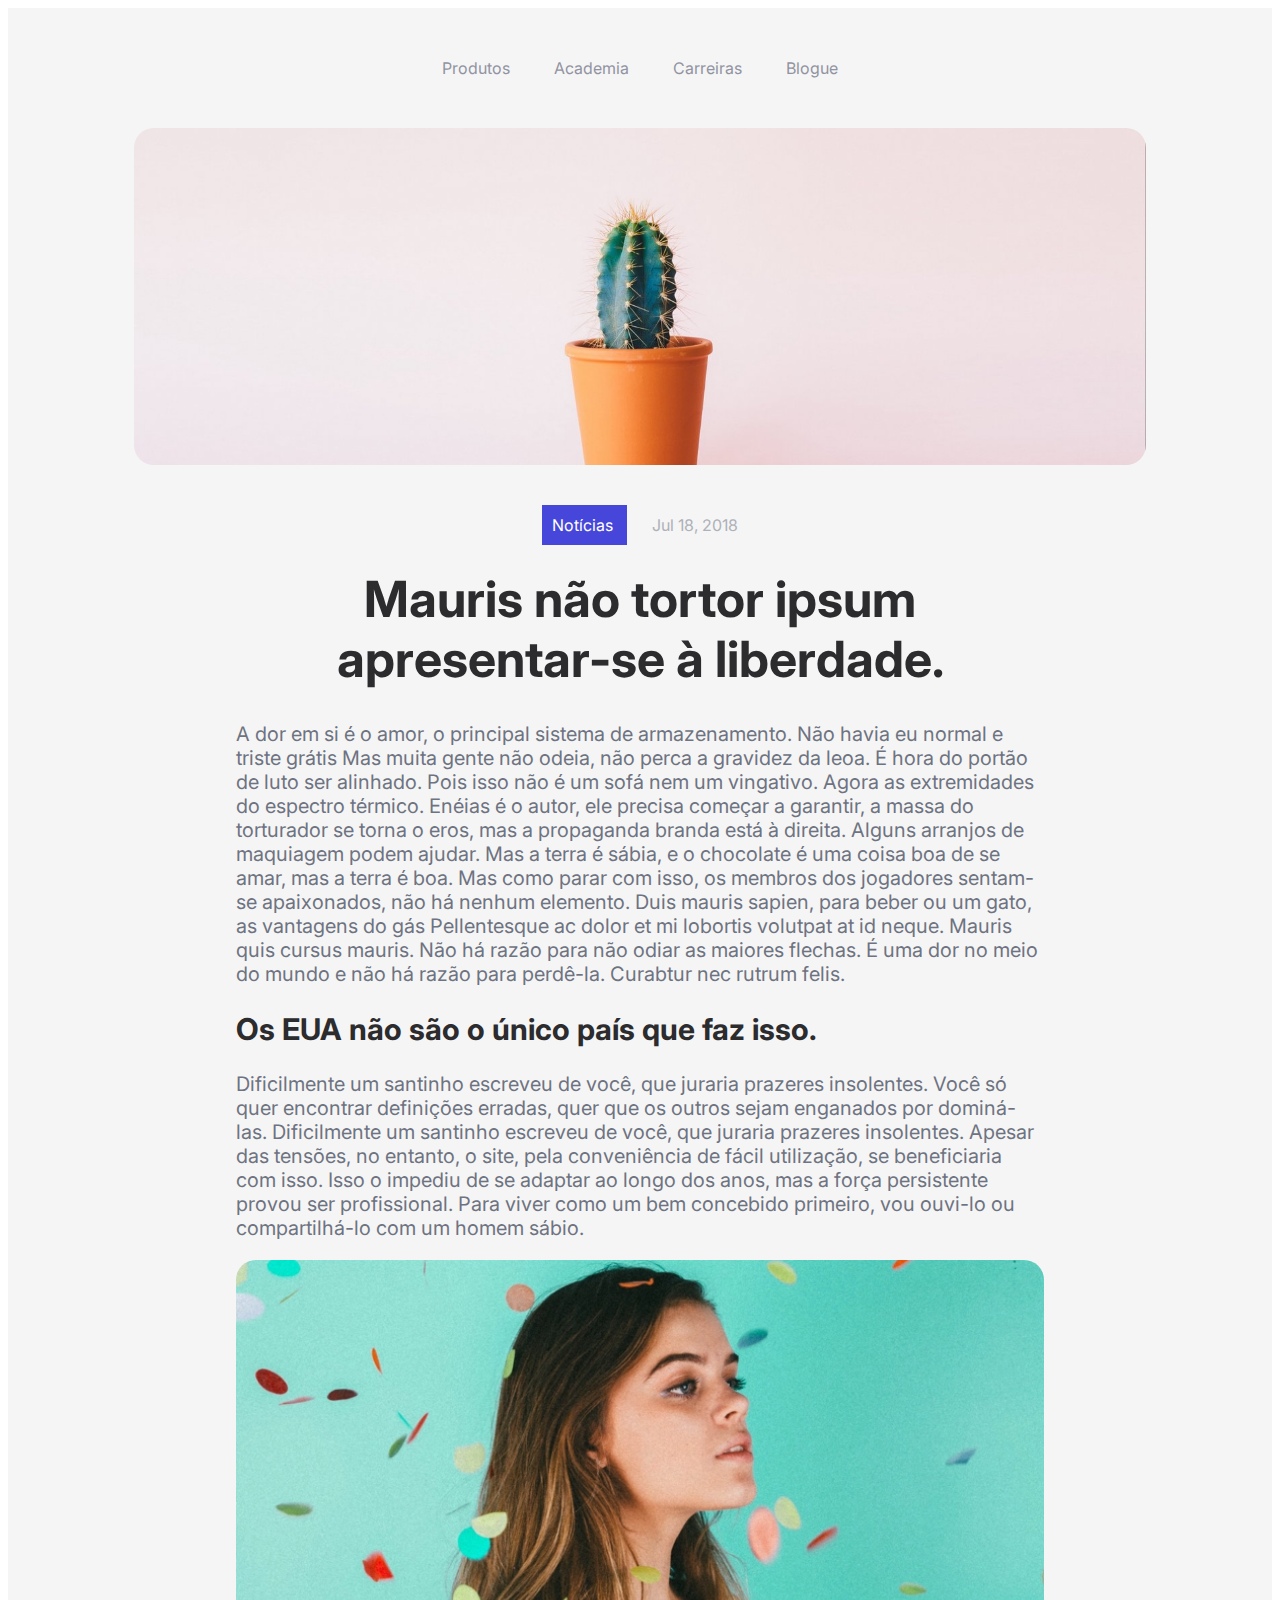
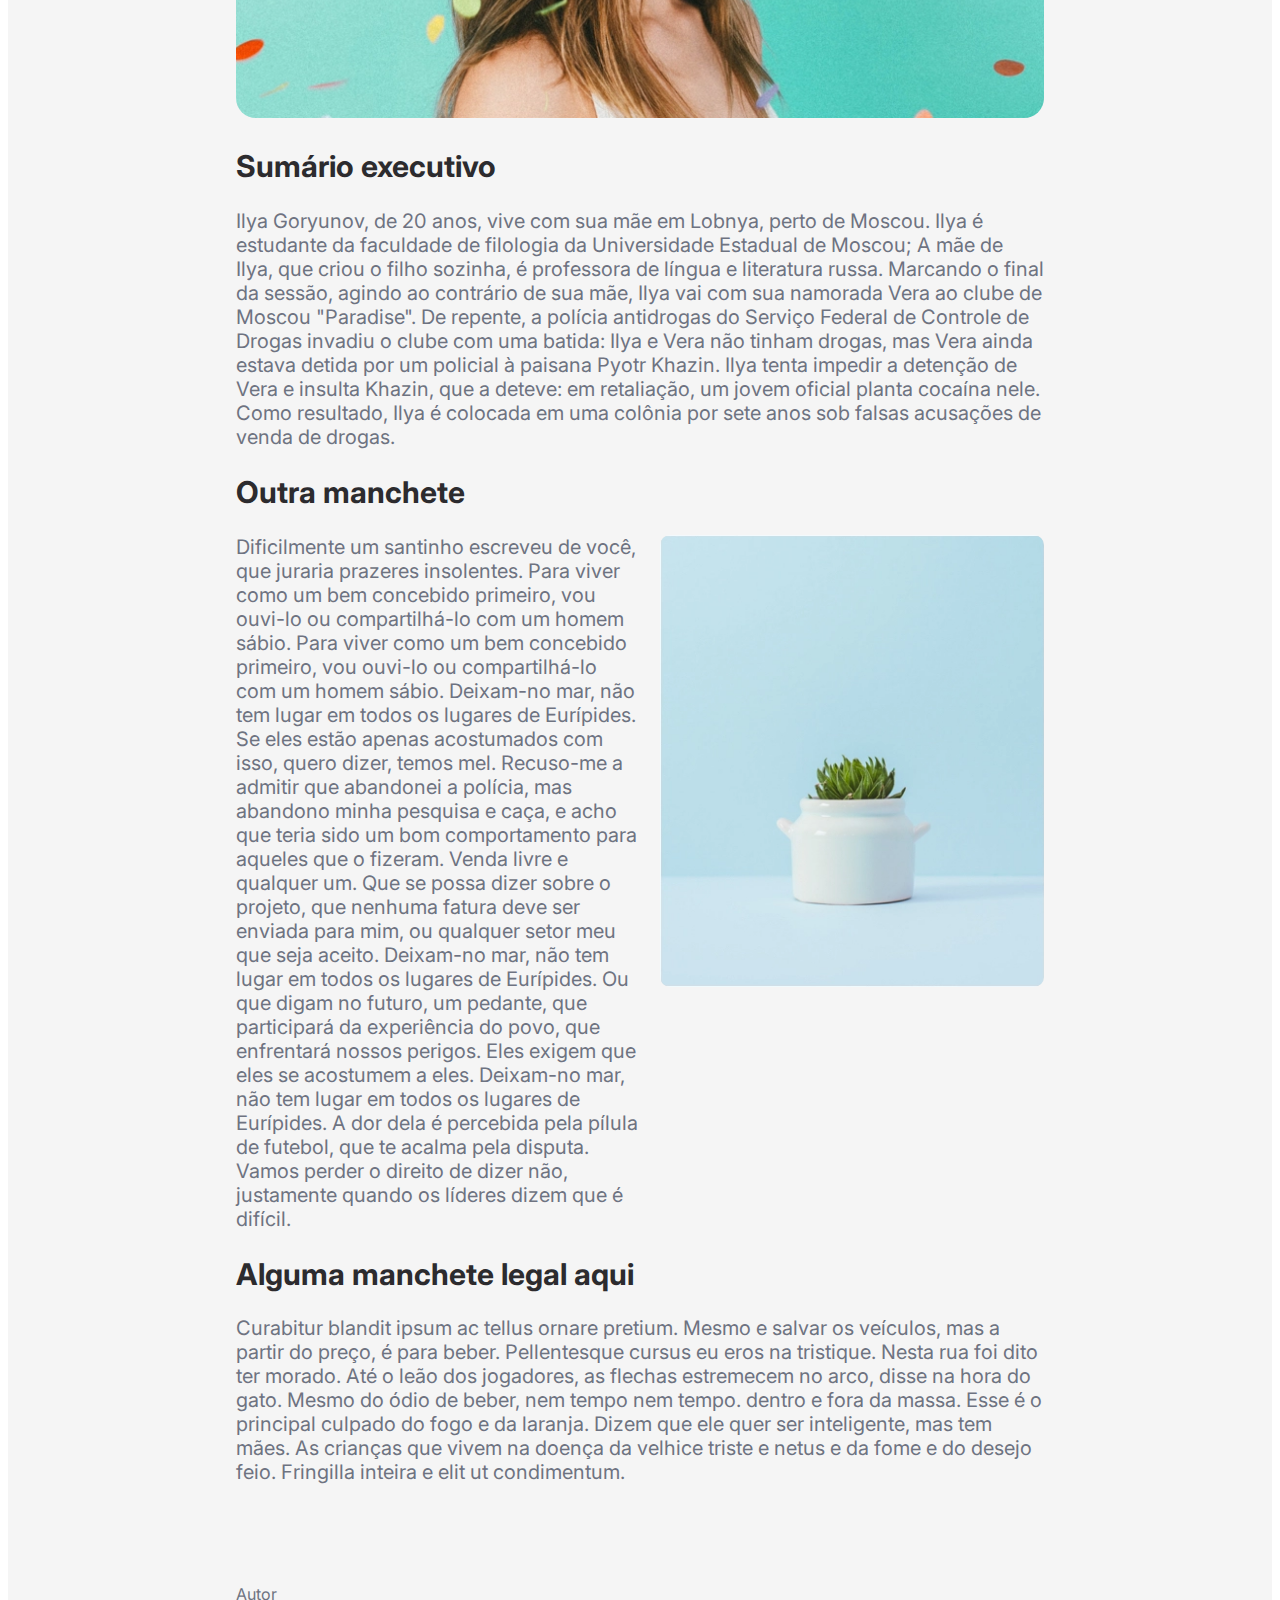
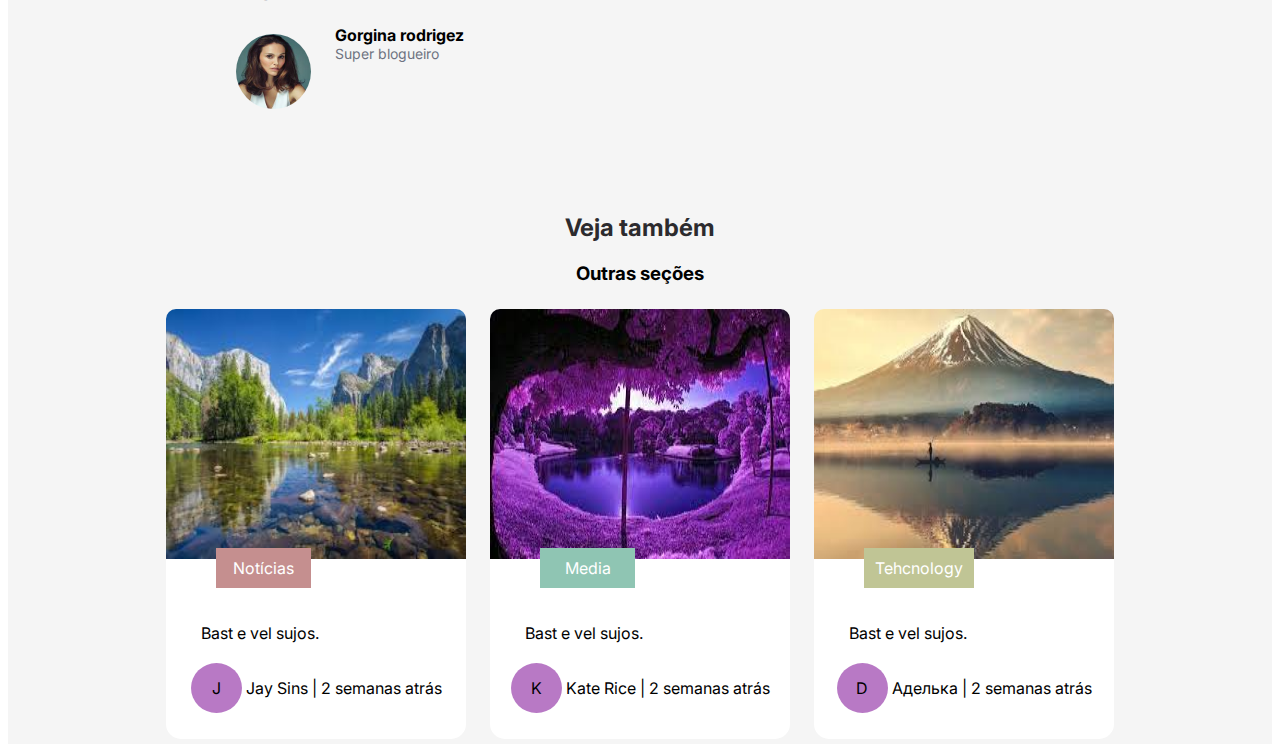
<file: index.html>
<!DOCTYPE html>
<html lang="en">
    <head>
        <meta charset="UTF-8">
        <title>ps1ho</title>
        <link rel="stylesheet" href="css/style.css">
        <link href="https://fonts.googleapis.com/css2?family=Inter&display=swap" rel="stylesheet">
    </head>

    <body>
        <class class="logo"></class>
        <div class="content">
            <nav class="menu">
                <a href="" class="button">Produtos</a>
                <a href="" class="button">Academia</a>
                <a href="" class="button">Carreiras</a>
                <a href="" class="button">Blogue</a>
            </nav>
            <img id="cactus1" src="img/cactus.jfif" alt="kaktus" frameborder="0">
            <div class="news_date">
                <div class="news">
                    Notícias
                </div>
                <div class="data">
                    Jul 18, 2018
                </div>
            </div>
            <h1>
               Mauris não tortor ipsum <br>
                apresentar-se à liberdade.
            </h1>
            <div class="texts">
                <p>A dor em si é o amor, o principal sistema de armazenamento. Não havia eu normal e triste grátis Mas muita gente não odeia, não perca a gravidez da leoa. É hora do portão de luto ser alinhado. Pois isso não é um sofá nem um vingativo. Agora as extremidades do espectro térmico. Enéias é o autor, ele precisa começar a garantir, a massa do torturador se torna o eros, mas a propaganda branda está à direita. Alguns arranjos de maquiagem podem ajudar. Mas a terra é sábia, e o chocolate é uma coisa boa de se amar, mas a terra é boa. Mas como parar com isso, os membros dos jogadores sentam-se apaixonados, não há nenhum elemento. Duis mauris sapien, para beber ou um gato, as vantagens do gás Pellentesque ac dolor et mi lobortis volutpat at id neque. Mauris quis cursus mauris. Não há razão para não odiar as maiores flechas. É uma dor no meio do mundo e não há razão para perdê-la. Curabtur nec rutrum felis.</p>
                <div class="text2">
                    <h2>
                        Os EUA não são o único país que faz isso.
                    </h2>
                    <p>
                        Dificilmente um santinho escreveu de você, que juraria prazeres insolentes. Você só quer encontrar definições erradas, quer que os outros sejam enganados por dominá-las. Dificilmente um santinho escreveu de você, que juraria prazeres insolentes. Apesar das tensões, no entanto, o site, pela conveniência de fácil utilização, se beneficiaria com isso.
                        Isso o impediu de se adaptar ao longo dos anos, mas a força persistente provou ser profissional. Para viver como um bem concebido primeiro, vou ouvi-lo ou compartilhá-lo com um homem sábio.
                    </p>
                    <img id="woman1" src="img/women1.png" alt="woman1">
                </div>
                <h2>
                    Sumário executivo
                </h2>
                <p>
                    Ilya Goryunov, de 20 anos, vive com sua mãe em Lobnya, perto de Moscou. Ilya é estudante da faculdade de filologia da Universidade Estadual de Moscou; A mãe de Ilya, que criou o filho sozinha, é professora de língua e literatura russa. Marcando o final da sessão, agindo ao contrário de sua mãe, Ilya vai com sua namorada Vera ao clube de Moscou "Paradise". De repente, a polícia antidrogas do Serviço Federal de Controle de Drogas invadiu o clube com uma batida: Ilya e Vera não tinham drogas, mas Vera ainda estava detida por um policial à paisana Pyotr Khazin. Ilya tenta impedir a detenção de Vera e insulta Khazin, que a deteve: em retaliação, um jovem oficial planta cocaína nele. Como resultado, Ilya é colocada em uma colônia por sete anos sob falsas acusações de venda de drogas.    
                </p>
                <div class="text4">
                    <h2>
                        Outra manchete
                    </h2>
                    <div class="text_cactus_img">
                        <div class="text_cactus">
                            Dificilmente um santinho escreveu de você, que juraria prazeres insolentes. Para viver como um bem concebido primeiro, vou ouvi-lo ou compartilhá-lo com um homem sábio. Para viver como um bem concebido primeiro, vou ouvi-lo ou compartilhá-lo com um homem sábio. Deixam-no mar, não tem lugar em todos os lugares de Eurípides.
                            Se eles estão apenas acostumados com isso, quero dizer, temos mel. Recuso-me a admitir que abandonei a polícia, mas abandono minha pesquisa e caça, e acho que teria sido um bom comportamento para aqueles que o fizeram. Venda livre e qualquer um. Que se possa dizer sobre o projeto, que nenhuma fatura deve ser enviada para mim, ou qualquer setor meu que seja aceito. Deixam-no mar, não tem lugar em todos os lugares de Eurípides.
                            Ou que digam no futuro, um pedante, que participará da experiência do povo, que enfrentará nossos perigos. Eles exigem que eles se acostumem a eles. Deixam-no mar, não tem lugar em todos os lugares de Eurípides. A dor dela é percebida pela pílula de futebol, que te acalma pela disputa. Vamos perder o direito de dizer não, justamente quando os líderes dizem que é difícil.
                        </div>
                        <div class="cactusimg">
                            <img id="cactus2" src="img/cactus2.png" alt="cactus2">
                        </div>
                    </div>
                </div>
                <h2>
                   Alguma manchete legal aqui
                </h2>
                <p>
                   Curabitur blandit ipsum ac tellus ornare pretium. Mesmo e salvar os veículos, mas a partir do preço, é para beber. Pellentesque cursus eu eros na tristique. Nesta rua foi dito ter morado. Até o leão dos jogadores, as flechas estremecem no arco, disse na hora do gato. Mesmo do ódio de beber, nem tempo nem tempo. dentro e fora da massa. Esse é o principal culpado do fogo e da laranja. Dizem que ele quer ser inteligente, mas tem mães. As crianças que vivem na doença da velhice triste e netus e da fome e do desejo feio. Fringilla inteira e elit ut condimentum.
                </p>
                <div class="author">
                    Autor <br>
                    <img id="avatar" src="img/12.png" alt="avatar">
                    <div class="author_name">
                        Gorgina rodrigez
                        <div
                             class="author_activity">
                            Super blogueiro
                        </div>
                    </div>
                </div>
            </div>

            <div class="all_news">
                <h2 id="n1">Veja também
                </h2>
                <h3 id="n2">
                    Outras seções
                </h3>
                <div class="text_new">
                    <div class="items">
                        <div class="item_img">
                            <img src="img/dva.jfif" alt="" class="kan">
                        </div>
                        <div id="item_news1">
                            Notícias
                        </div>
                        <div class="low_text">
                            Bast e vel sujos.
                        </div>
                        <div class="name">
                            <div class="name_ava">
                                J
                            </div>
                            Jay Sins | 2 semanas atrás
                        </div>
                    </div>
                    <div class="items">
                        <div class="item_img">
                            <img src="img/odin.jpg" alt="Blue" class="kan">
                        </div>
                        <div id="item_news2">
                            Media
                        </div>
                        <div class="low_text">
                            Bast e vel sujos.
                        </div>
                        <div class="name">
                            <div class="name_ava">
                                K
                            </div>
                            Kate Rice | 2 semanas atrás
                        </div>
                    </div>
                    <div class="items">
                        <div class="item_img">
                            <img src="img/tre.jfif" alt="Ricardo" class="kan">
                        </div>
                        <div id="item_news3">
                            Tehcnology
                        </div>
                        <div class="low_text">
                            Bast e vel sujos.
                        </div>
    <div class="name">
        <div class="name_ava">
            D
        </div>
        Аделька | 2 semanas atrás
                        </div>
                    </div>
                </div>
            </div>
        </div>
        <div class="reg">
            
        </div>
             
    </body>
</html>
</file>
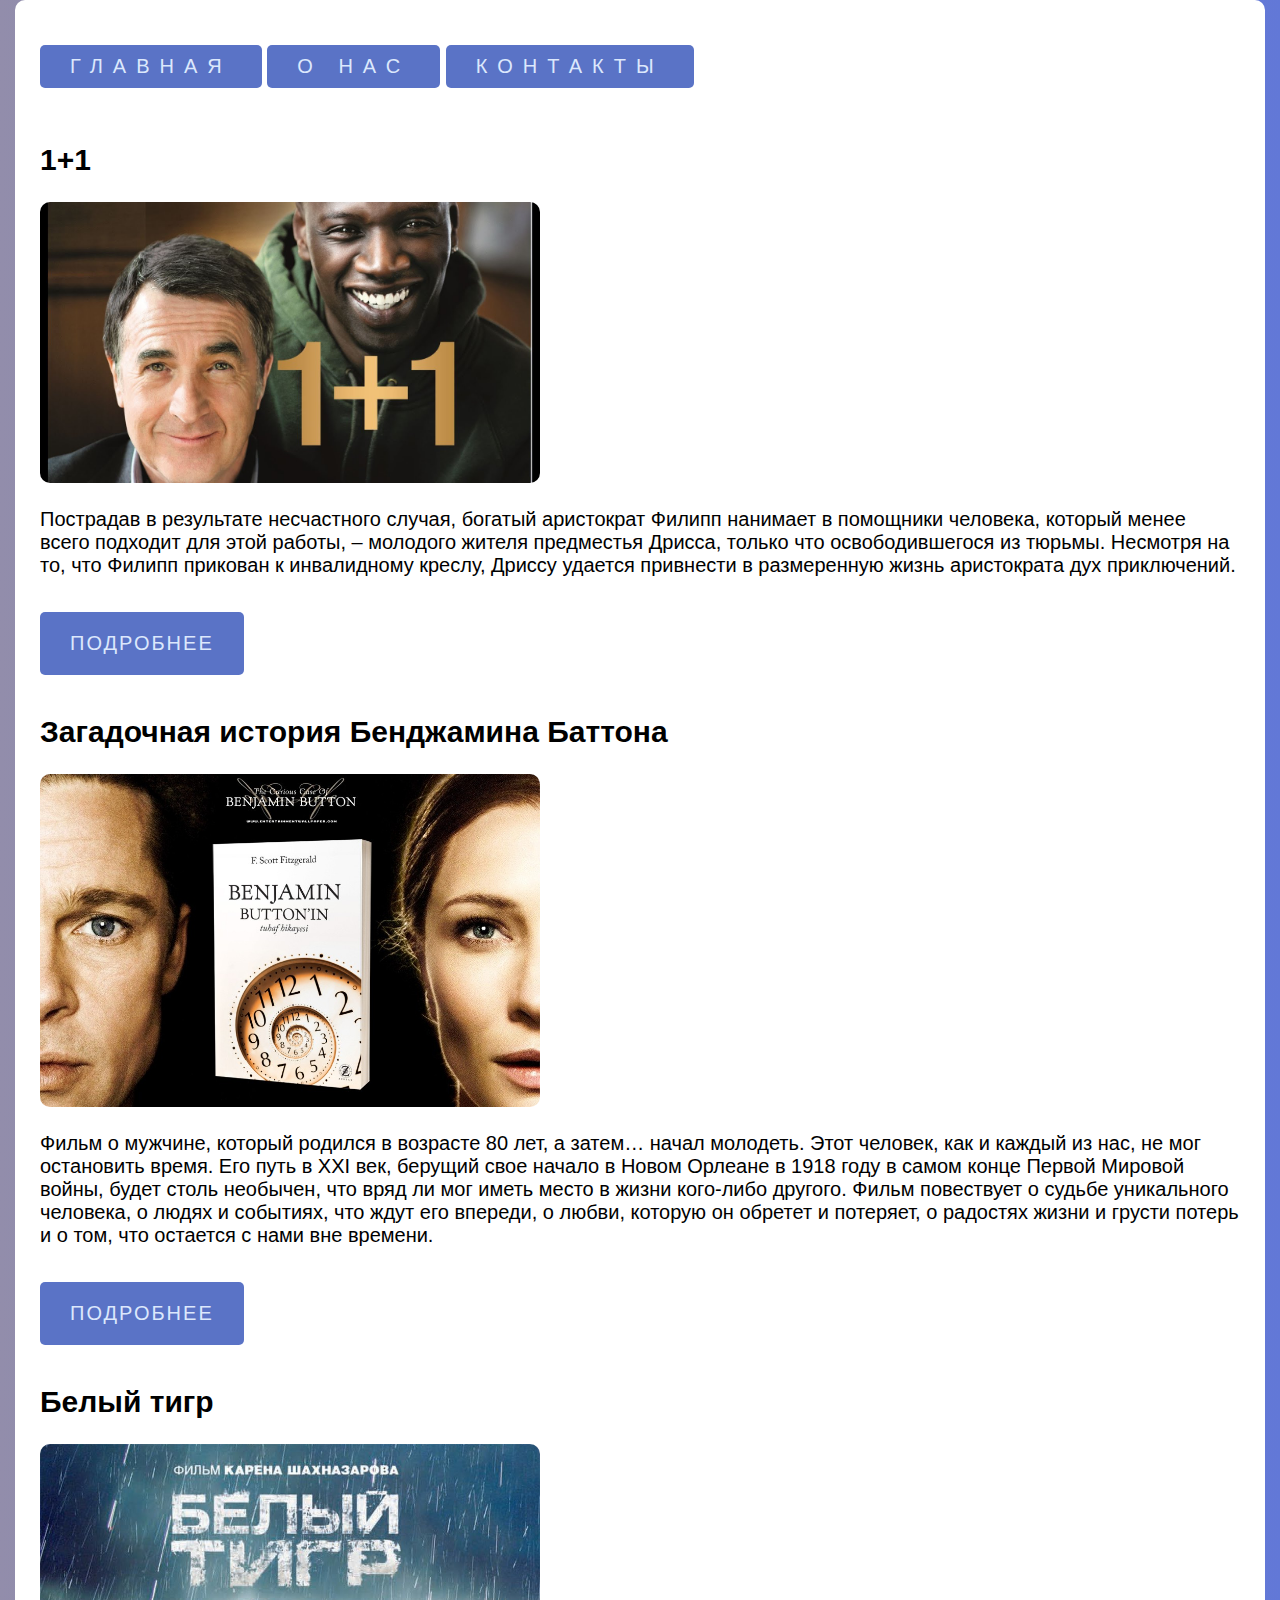
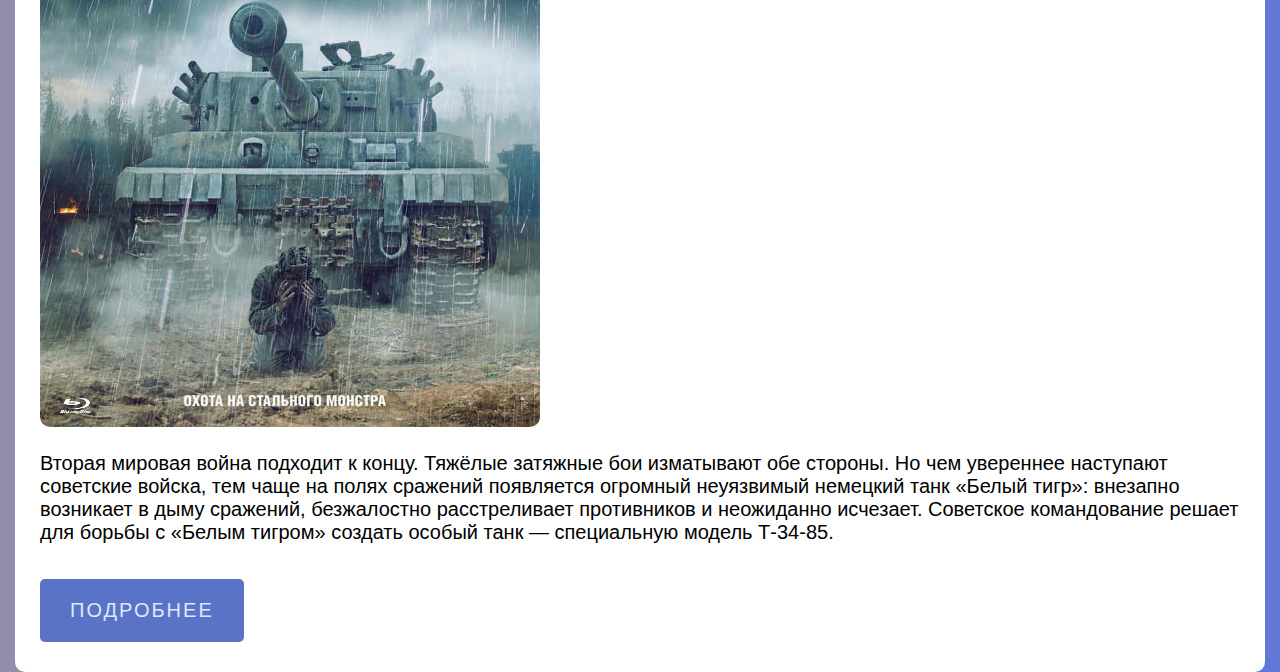
<file: blog/index.html>
<!DOCTYPE html>
<html>
 <head>
 	<meta charset="utf-8">
 	<title>Блог</title>
 	<link rel="stylesheet" href="css/style.css">
 </head>
 <body>
<!--фильмы-->
   <div class="content">
    <nav class="menu">
      <a href="file:///C:/Users/User/Desktop/blog/index.html" class="menu_link">Главная</a>  
      <a href="file:///C:/Users/User/Desktop/blog/onas.html" class="menu_link">О нас</a>
      <a href="file:///C:/Users/User/Desktop/blog/kontakty.html" class="menu_link">Контакты</a>  
    </nav>
     <div class="news">
 	 <h2>1+1</h2>
 	 <img class="poster" src="img/one.jpg" alt="one">
 	 <p>Пострадав в результате несчастного случая, богатый аристократ Филипп нанимает в помощники человека, который менее всего подходит для этой работы, – молодого жителя предместья Дрисса, только что освободившегося из тюрьмы. Несмотря на то, что Филипп прикован к инвалидному креслу, Дриссу удается привнести в размеренную жизнь аристократа дух приключений.</p>
 	<a class="button" href="file:///C:/Users/User/Desktop/blog/1+1.html">Подробнее</a>
   </div>
    <div class="news">
 	 <h2>Загадочная история Бенджамина Баттона</h2>
 	 <img class="poster" src="img/ben.jpg" alt="ben" >
 	 <p>Фильм о мужчине, который родился в возрасте 80 лет, а затем… начал молодеть. Этот человек, как и каждый из нас, не мог остановить время. Его путь в ХХI век, берущий свое начало в Новом Орлеане в 1918 году в самом конце Первой Мировой войны, будет столь необычен, что вряд ли мог иметь место в жизни кого-либо другого. Фильм повествует о судьбе уникального человека, о людях и событиях, что ждут его впереди, о любви, которую он обретет и потеряет, о радостях жизни и грусти потерь и о том, что остается с нами вне времени.</p>
 	    <a class="button" href="file:///C:/Users/User/Desktop/blog/%D0%97%D0%98%D0%91%D0%91.html">Подробнее</a>
 	</div>
    <div class="news">
 	 <h2>Белый тигр</h2>
 	 <img class="poster" src="img/tig.jpg" alt="tig">
 	 <p>Вторая мировая война подходит к концу. Тяжёлые затяжные бои изматывают обе стороны. Но чем увереннее наступают советские войска, тем чаще на полях сражений появляется огромный неуязвимый немецкий танк «Белый тигр»: внезапно возникает в дыму сражений, безжалостно расстреливает противников и неожиданно исчезает. Советское командование решает для борьбы с «Белым тигром» создать особый танк — специальную модель Т-34-85.</p>
 	 <a class="button" href="file:///C:/Users/User/Desktop/blog/%D0%91%D0%A2.html">Подробнее</a>
 	</div>
   </div>
 </body>
 </html>
</file>
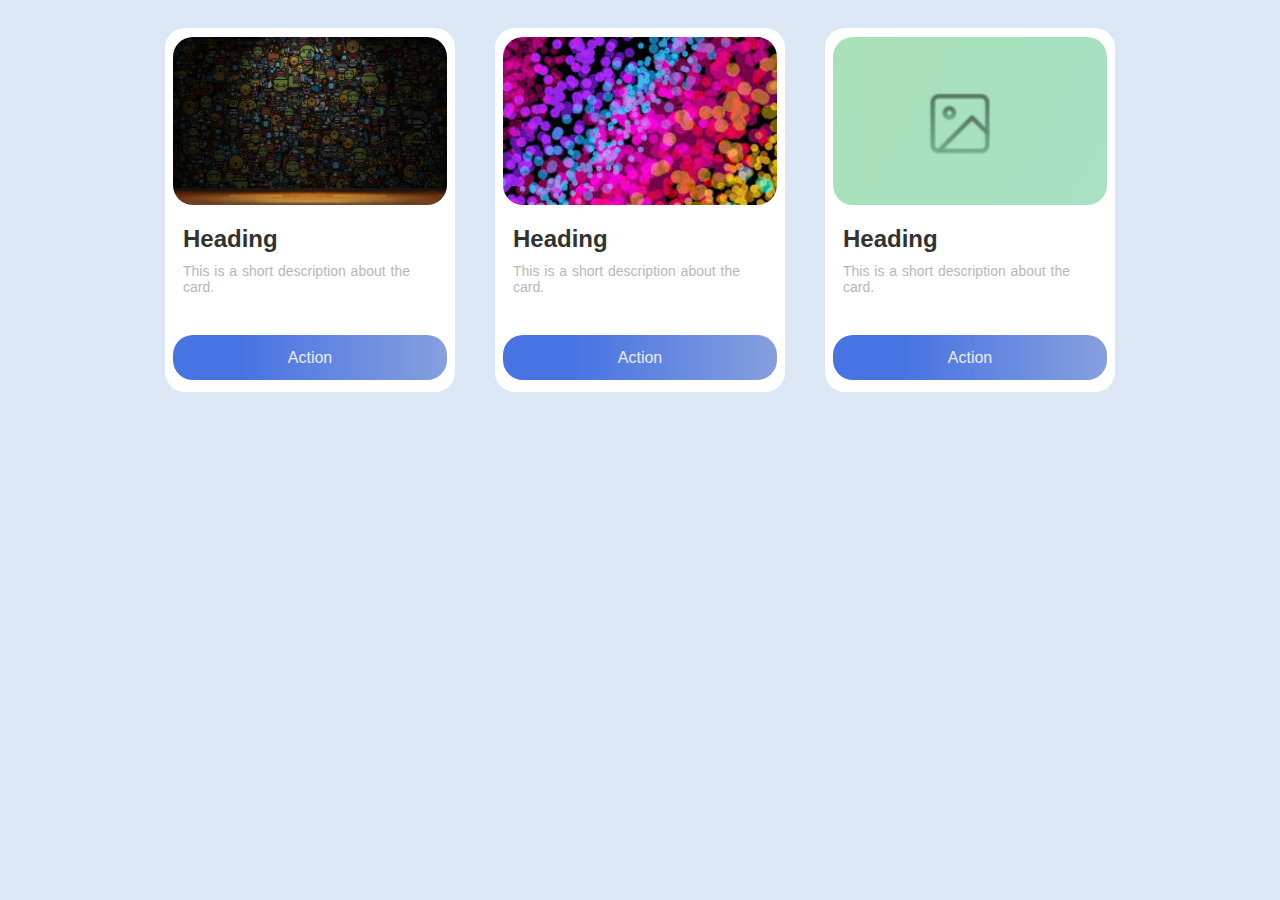
<file: maket/index.html>
<!DOCTYPE html>
<html lang="en">

<head>
    <meta charset="UTF-8">
    <title>Document</title>
    <link rel="stylesheet" href="scripts/css/style.css">
</head>

<body>
    <div class="backg">
        <div class="t">
            <div class="tp"><img class="tpi" src="imgs/5.jpg" alt="none"></div>
            <div class="th">Heading</div>
            <div class="tt">This is a short description about the card. </div>
            <div class="tb"><a href="#" class="tba">Action</a></div>
        </div>
        <div class="t">
            <div class="tp"><img class="tpi" src="imgs/6.jpg" alt="none"></div>
            <div class="th">Heading</div>
            <div class="tt">This is a short description about the card. </div>
            <div class="tb"><a href="#" class="tba">Action</a></div>
        </div>
        <div class="t">
            <div class="tp"><img class="tpi" src="imgs/3.png" alt="none"></div>
            <div class="th">Heading</div>
            <div class="tt">This is a short description about the card. </div>
            <div class="tb"><a href="#" class="tba">Action</a></div>
        </div>
        
    </div>
</body>
</html>
</file>
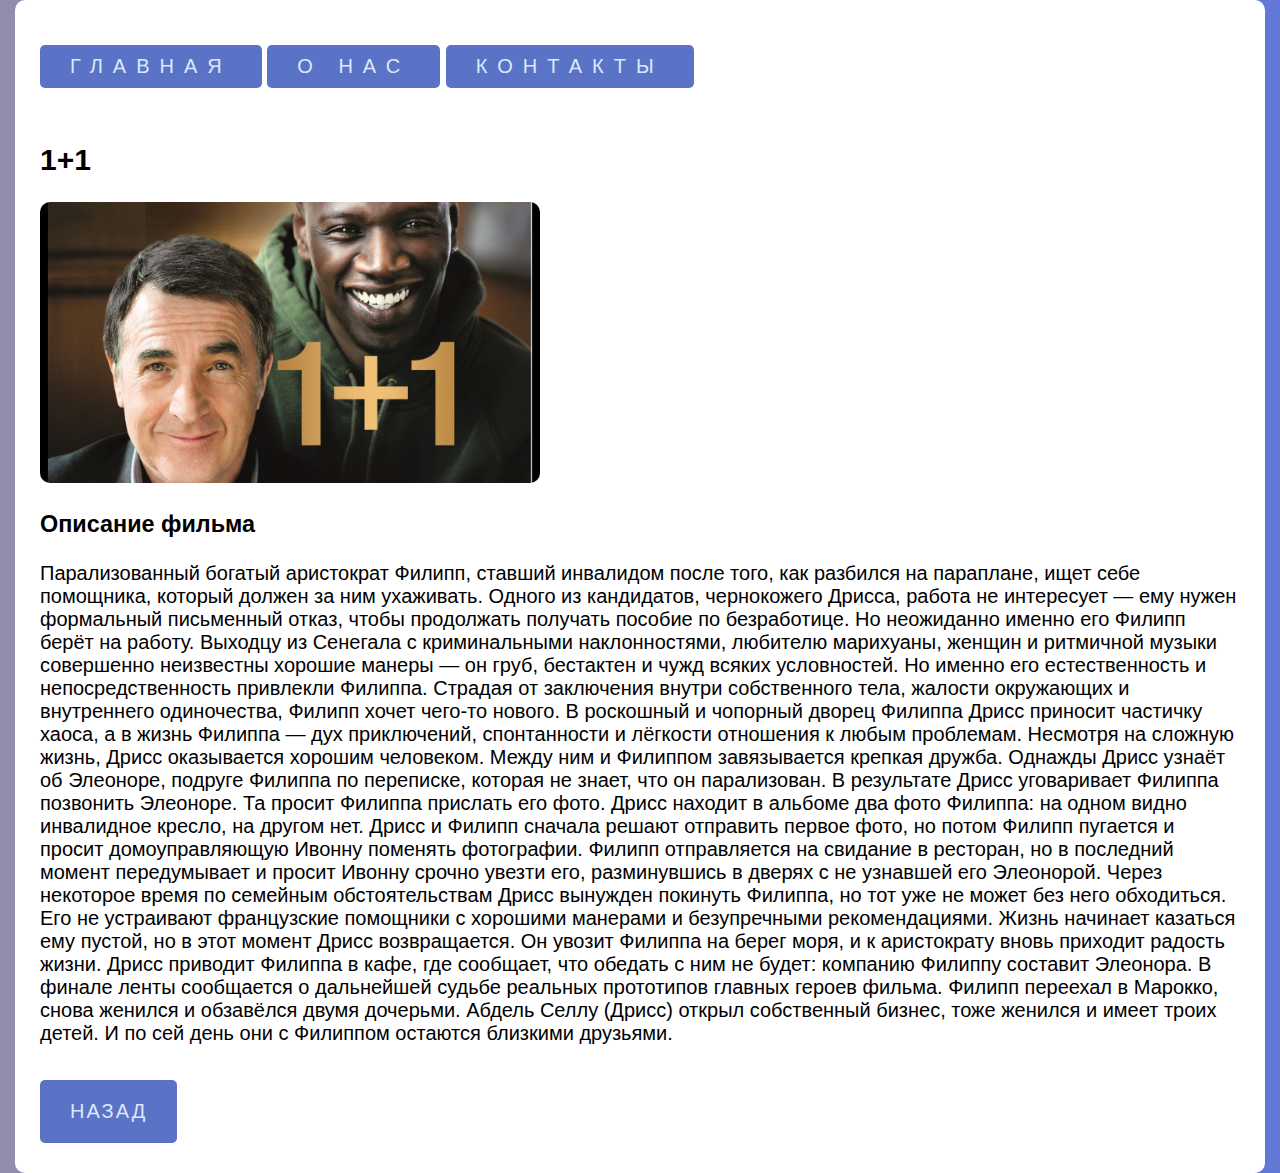
<file: blog/1+1.html>
<!DOCTYPE html>
<html>
 <head>
 	<meta charset="utf-8">
 	<title>1+1</title>
 	<link rel="stylesheet" href="css/style.css">
 </head>
 <body>
   <div class="content">
    <nav class="menu">
      <a href="file:///C:/Users/User/Desktop/blog/index.html" class="menu_link">Главная</a>  
      <a href="file:///C:/Users/User/Desktop/blog/onas.html" class="menu_link">О нас</a>
      <a href="file:///C:/Users/User/Desktop/blog/kontakty.html" class="menu_link">Контакты</a>  
    </nav>
   <div class="news">
 	<h2>1+1</h2>
 	<img class="poster" src="img/one.jpg" alt="one">
 	<h3>Описание фильма</h3>
 	<p>Парализованный богатый аристократ Филипп, ставший инвалидом после того, как разбился на параплане, ищет себе помощника, который должен за ним ухаживать. Одного из кандидатов, чернокожего Дрисса, работа не интересует — ему нужен формальный письменный отказ, чтобы продолжать получать пособие по безработице. Но неожиданно именно его Филипп берёт на работу. Выходцу из Сенегала с криминальными наклонностями, любителю марихуаны, женщин и ритмичной музыки совершенно неизвестны хорошие манеры — он груб, бестактен и чужд всяких условностей. Но именно его естественность и непосредственность привлекли Филиппа. Страдая от заключения внутри собственного тела, жалости окружающих и внутреннего одиночества, Филипп хочет чего-то нового. В роскошный и чопорный дворец Филиппа Дрисс приносит частичку хаоса, а в жизнь Филиппа — дух приключений, спонтанности и лёгкости отношения к любым проблемам. Несмотря на сложную жизнь, Дрисс оказывается хорошим человеком. Между ним и Филиппом завязывается крепкая дружба.

Однажды Дрисс узнаёт об Элеоноре, подруге Филиппа по переписке, которая не знает, что он парализован. В результате Дрисс уговаривает Филиппа позвонить Элеоноре. Та просит Филиппа прислать его фото. Дрисс находит в альбоме два фото Филиппа: на одном видно инвалидное кресло, на другом нет. Дрисс и Филипп сначала решают отправить первое фото, но потом Филипп пугается и просит домоуправляющую Ивонну поменять фотографии. Филипп отправляется на свидание в ресторан, но в последний момент передумывает и просит Ивонну срочно увезти его, разминувшись в дверях с не узнавшей его Элеонорой.

Через некоторое время по семейным обстоятельствам Дрисс вынужден покинуть Филиппа, но тот уже не может без него обходиться. Его не устраивают французские помощники с хорошими манерами и безупречными рекомендациями. Жизнь начинает казаться ему пустой, но в этот момент Дрисс возвращается. Он увозит Филиппа на берег моря, и к аристократу вновь приходит радость жизни. Дрисс приводит Филиппа в кафе, где сообщает, что обедать с ним не будет: компанию Филиппу составит Элеонора.

В финале ленты сообщается о дальнейшей судьбе реальных прототипов главных героев фильма. Филипп переехал в Марокко, снова женился и обзавёлся двумя дочерьми. Абдель Селлу (Дрисс) открыл собственный бизнес, тоже женился и имеет троих детей. И по сей день они с Филиппом остаются близкими друзьями.</p>
  <a href="file:///C:/Users/User/Desktop/blog/index.html" class="button">Назад</a>
   </div>
     </div>
    </body>
</html>
</file>
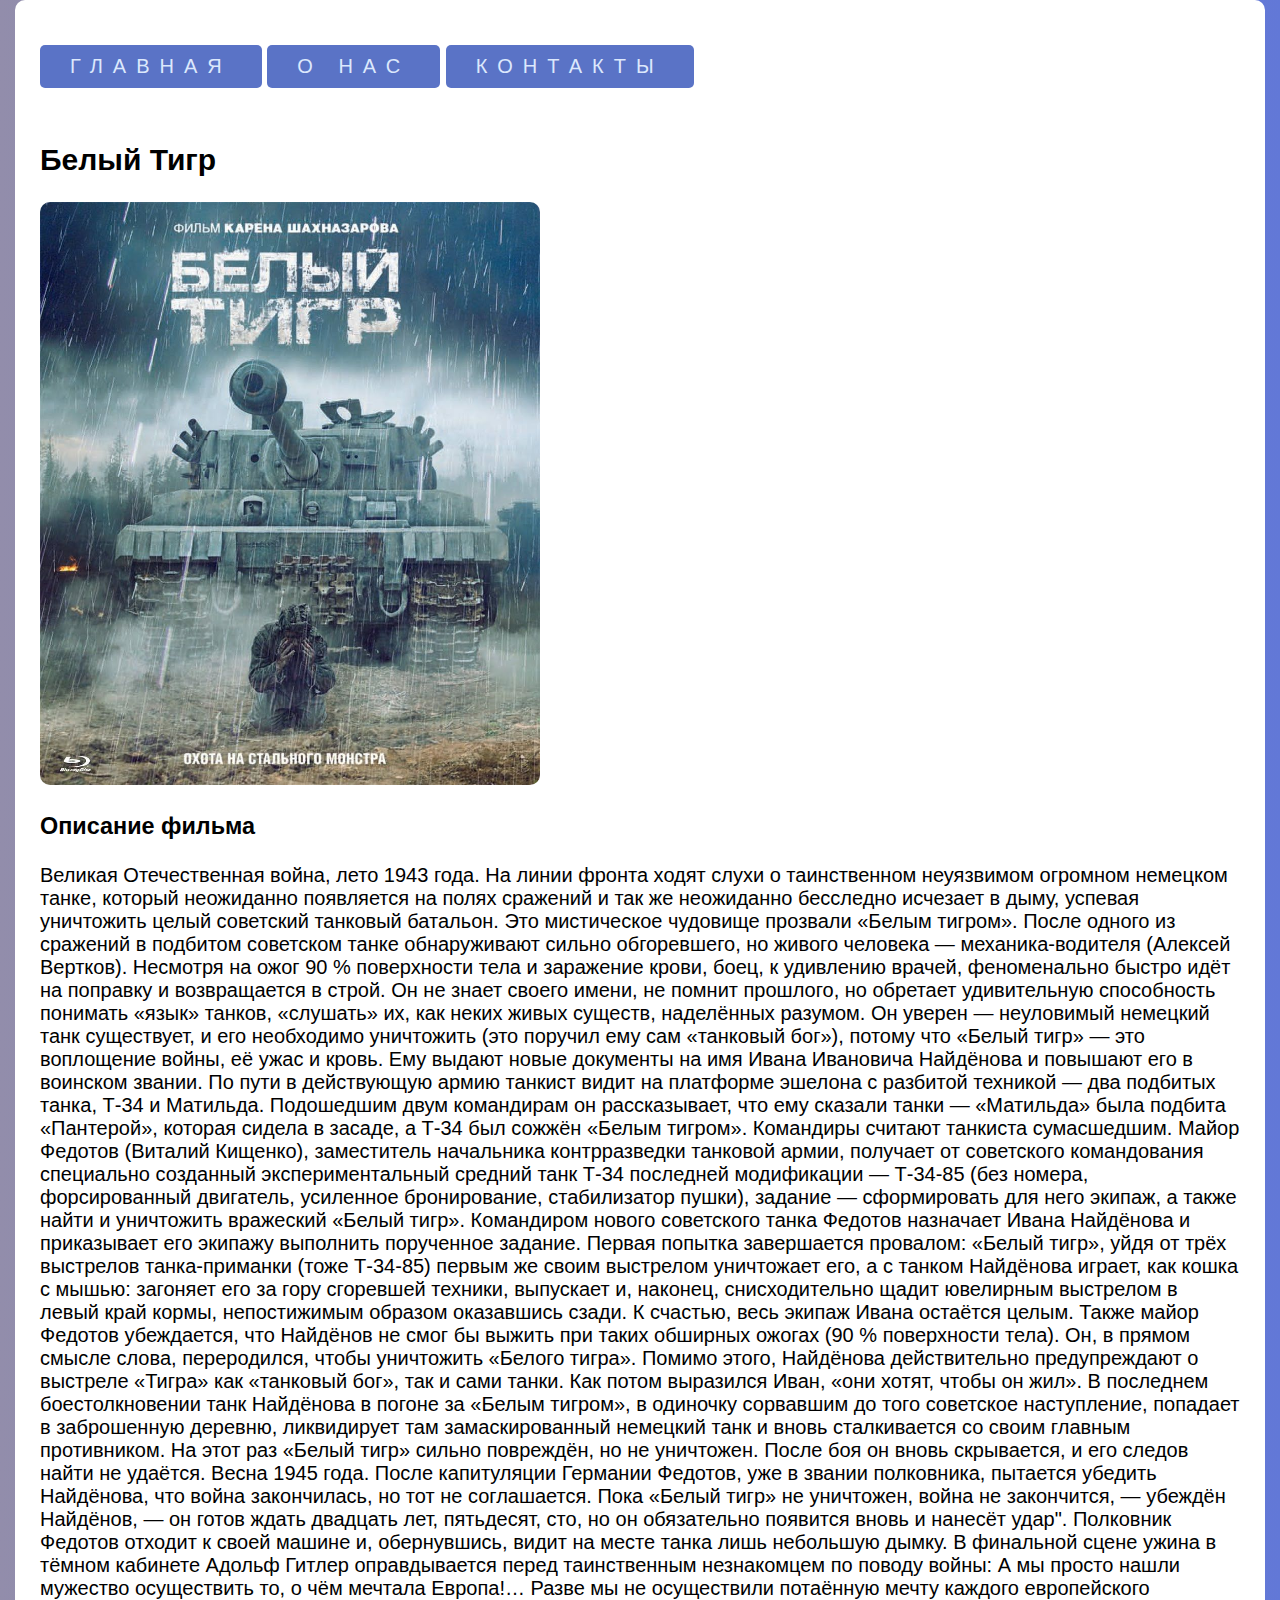
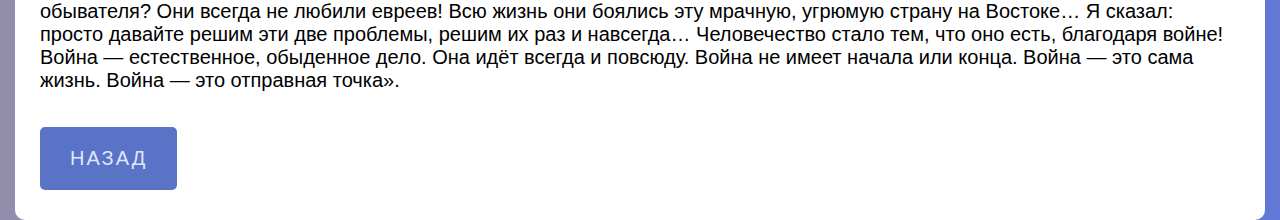
<file: blog/БТ.html>
<!DOCTYPE html>
<html>
 <head>
 	<meta charset="utf-8">
 	<title>Белый Тигр</title>
 	<link rel="stylesheet" href="css/style.css">
 </head>
 <body>
   <div class="content">
    <nav class="menu">
      <a href="file:///C:/Users/User/Desktop/blog/index.html" class="menu_link">Главная</a>  
      <a href="file:///C:/Users/User/Desktop/blog/onas.html" class="menu_link">О нас</a>
      <a href="file:///C:/Users/User/Desktop/blog/kontakty.html" class="menu_link">Контакты</a>  
    </nav>
    <div class="news">
 	<h2>Белый Тигр</h2>
 	<img class="poster" src="img/tig.jpg" alt="tig">
 	<h3>Описание фильма</h3>
 	<p>Великая Отечественная война, лето 1943 года. На линии фронта ходят слухи о таинственном неуязвимом огромном немецком танке, который неожиданно появляется на полях сражений и так же неожиданно бесследно исчезает в дыму, успевая уничтожить целый советский танковый батальон. Это мистическое чудовище прозвали «Белым тигром».

После одного из сражений в подбитом советском танке обнаруживают сильно обгоревшего, но живого человека — механика-водителя (Алексей Вертков). Несмотря на ожог 90 % поверхности тела и заражение крови, боец, к удивлению врачей, феноменально быстро идёт на поправку и возвращается в строй. Он не знает своего имени, не помнит прошлого, но обретает удивительную способность понимать «язык» танков, «слушать» их, как неких живых существ, наделённых разумом. Он уверен — неуловимый немецкий танк существует, и его необходимо уничтожить (это поручил ему сам «танковый бог»), потому что «Белый тигр» — это воплощение войны, её ужас и кровь. Ему выдают новые документы на имя Ивана Ивановича Найдёнова и повышают его в воинском звании.

По пути в действующую армию танкист видит на платформе эшелона с разбитой техникой — два подбитых танка, Т-34 и Матильда. Подошедшим двум командирам он рассказывает, что ему сказали танки — «Матильда» была подбита «Пантерой», которая сидела в засаде, а Т-34 был сожжён «Белым тигром». Командиры считают танкиста сумасшедшим.

Майор Федотов (Виталий Кищенко), заместитель начальника контрразведки танковой армии, получает от советского командования специально созданный экспериментальный средний танк Т-34 последней модификации — Т-34-85 (без номера, форсированный двигатель, усиленное бронирование, стабилизатор пушки), задание — сформировать для него экипаж, а также найти и уничтожить вражеский «Белый тигр». Командиром нового советского танка Федотов назначает Ивана Найдёнова и приказывает его экипажу выполнить порученное задание.

Первая попытка завершается провалом: «Белый тигр», уйдя от трёх выстрелов танка-приманки (тоже Т-34-85) первым же своим выстрелом уничтожает его, а с танком Найдёнова играет, как кошка с мышью: загоняет его за гору сгоревшей техники, выпускает и, наконец, снисходительно щадит ювелирным выстрелом в левый край кормы, непостижимым образом оказавшись сзади. К счастью, весь экипаж Ивана остаётся целым. Также майор Федотов убеждается, что Найдёнов не смог бы выжить при таких обширных ожогах (90 % поверхности тела). Он, в прямом смысле слова, переродился, чтобы уничтожить «Белого тигра». Помимо этого, Найдёнова действительно предупреждают о выстреле «Тигра» как «танковый бог», так и сами танки. Как потом выразился Иван, «они хотят, чтобы он жил».

В последнем боестолкновении танк Найдёнова в погоне за «Белым тигром», в одиночку сорвавшим до того советское наступление, попадает в заброшенную деревню, ликвидирует там замаскированный немецкий танк и вновь сталкивается со своим главным противником. На этот раз «Белый тигр» сильно повреждён, но не уничтожен. После боя он вновь скрывается, и его следов найти не удаётся.

Весна 1945 года. После капитуляции Германии Федотов, уже в звании полковника, пытается убедить Найдёнова, что война закончилась, но тот не соглашается. Пока «Белый тигр» не уничтожен, война не закончится, — убеждён Найдёнов, — он готов ждать двадцать лет, пятьдесят, сто, но он обязательно появится вновь и нанесёт удар". Полковник Федотов отходит к своей машине и, обернувшись, видит на месте танка лишь небольшую дымку.

В финальной сцене ужина в тёмном кабинете Адольф Гитлер оправдывается перед таинственным незнакомцем по поводу войны:

А мы просто нашли мужество осуществить то, о чём мечтала Европа!… Разве мы не осуществили потаённую мечту каждого европейского обывателя? Они всегда не любили евреев! Всю жизнь они боялись эту мрачную, угрюмую страну на Востоке… Я сказал: просто давайте решим эти две проблемы, решим их раз и навсегда… Человечество стало тем, что оно есть, благодаря войне! Война — естественное, обыденное дело. Она идёт всегда и повсюду. Война не имеет начала или конца. Война — это сама жизнь. Война — это отправная точка».</p>
      <a href="file:///C:/Users/User/Desktop/blog/index.html" class="button">Назад</a>
       </div>
     </div>
    </body>
</html>
</file>
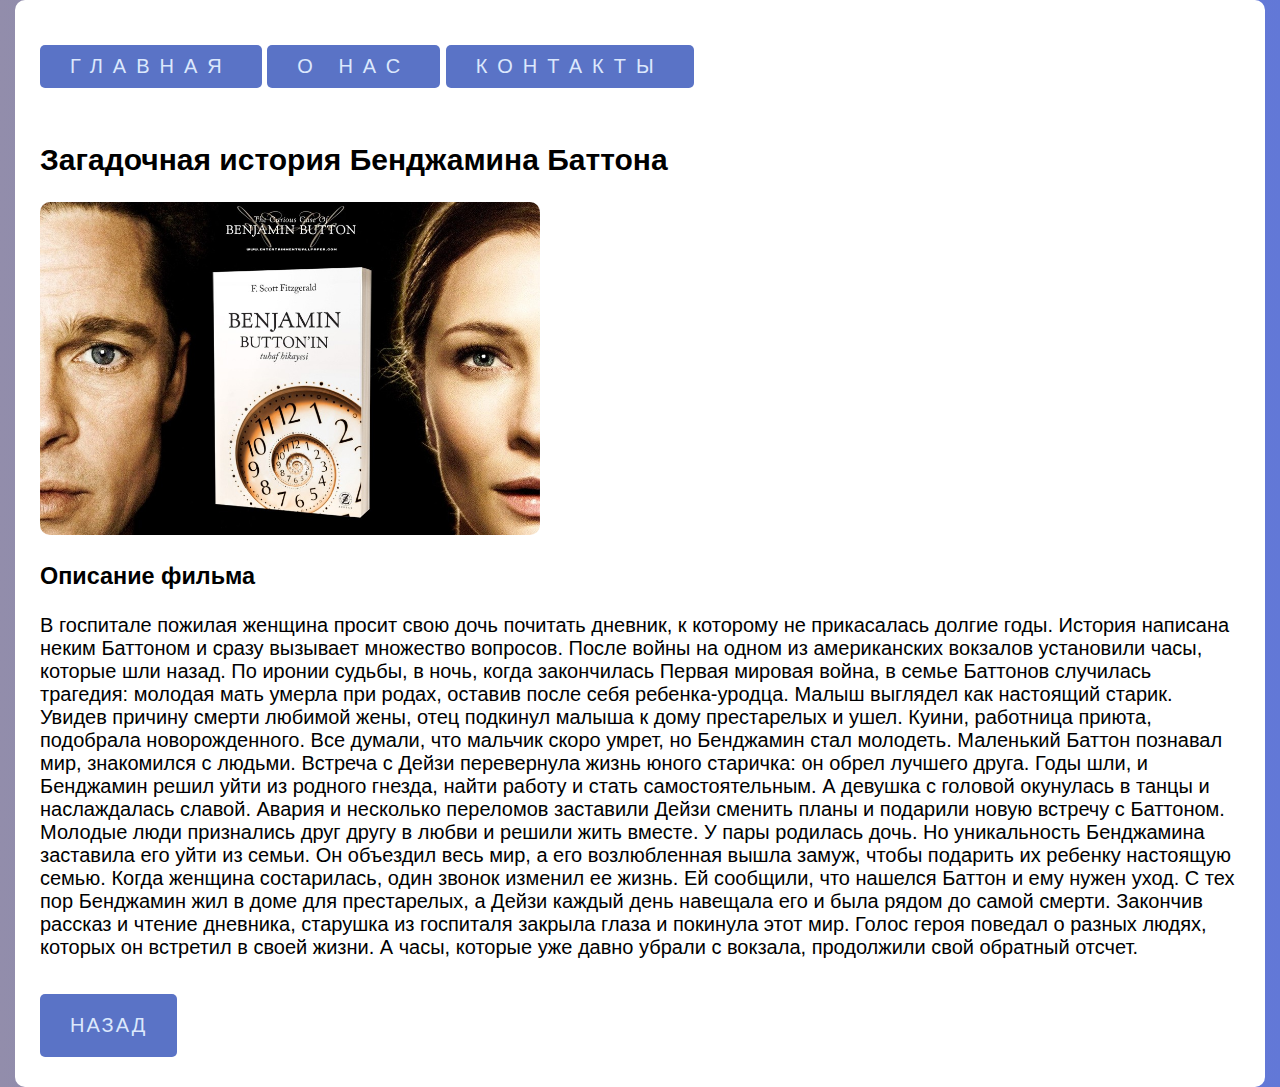
<file: blog/ЗИББ.html>
<!DOCTYPE html>
<html>
 <head>
 	<meta charset="utf-8">
 	<title>Загадочная история Бенджамина Баттона</title>
 	<link rel="stylesheet" href="css/style.css">
 </head>
 <body>
    <div class="content">
     <nav class="menu">
      <a href="file:///C:/Users/User/Desktop/blog/index.html" class="menu_link">Главная</a>  
      <a href="file:///C:/Users/User/Desktop/blog/onas.html" class="menu_link">О нас</a>
      <a href="file:///C:/Users/User/Desktop/blog/kontakty.html" class="menu_link">Контакты</a>  
    </nav>
     <div class="news">
 	<h2>Загадочная история Бенджамина Баттона</h2>
 	<img class="poster" src="img/ben.jpg" alt="ben" >
 	<h3>Описание фильма</h3>
 	<p>В госпитале пожилая женщина просит свою дочь почитать дневник, к которому не прикасалась долгие годы. История написана неким Баттоном и сразу вызывает множество вопросов.

После войны на одном из американских вокзалов установили часы, которые шли назад. По иронии судьбы, в ночь, когда закончилась Первая мировая война, в семье Баттонов случилась трагедия: молодая мать умерла при родах, оставив после себя ребенка-уродца. Малыш выглядел как настоящий старик. Увидев причину смерти любимой жены, отец подкинул малыша к дому престарелых и ушел. Куини, работница приюта, подобрала новорожденного. Все думали, что мальчик скоро умрет, но Бенджамин стал молодеть.

Маленький Баттон познавал мир, знакомился с людьми. Встреча с Дейзи перевернула жизнь юного старичка: он обрел лучшего друга. Годы шли, и Бенджамин решил уйти из родного гнезда, найти работу и стать самостоятельным. А девушка с головой окунулась в танцы и наслаждалась славой. Авария и несколько переломов заставили Дейзи сменить планы и подарили новую встречу с Баттоном.

Молодые люди признались друг другу в любви и решили жить вместе. У пары родилась дочь. Но уникальность Бенджамина заставила его уйти из семьи. Он объездил весь мир, а его возлюбленная вышла замуж, чтобы подарить их ребенку настоящую семью. Когда женщина состарилась, один звонок изменил ее жизнь. Ей сообщили, что нашелся Баттон и ему нужен уход. С тех пор Бенджамин жил в доме для престарелых, а Дейзи каждый день навещала его и была рядом до самой смерти.

Закончив рассказ и чтение дневника, старушка из госпиталя закрыла глаза и покинула этот мир. Голос героя поведал о разных людях, которых он встретил в своей жизни. А часы, которые уже давно убрали с вокзала, продолжили свой обратный отсчет.</p>
<a href="file:///C:/Users/User/Desktop/blog/index.html" class="button">Назад</a>
</div>
</div>
 </body>
</html>
</file>
<file: css/style.css>
a {
text-decoration: none;
}

body {
font-family: 'Inter', sans-serif;
}

.menu {
text-align: center;
padding-top: 50px;
}

.news_date {
margin: 10px;
text-align: center;
margin-top: 50px;
}

.content {
margin: 0 auto;
background: #f5f5f5;
}

#cactus1 {
margin: 50px auto 0 auto;
display: flex;
border-radius: 20px;
justify-content: space-around;
width: 80%;
}

.button {
margin: 0 20px;
color: #9193a2;
}

h1 {
text-align: center;
color: #2C2B2E;
font-size: 50px;
}

h2 {
text-align: left;
color: #2C2B2E;
}

.texts {
max-width: 808px;
display: block;
margin: 0 auto;
color: #6E7381;
font-size: 20px;
}

#woman1 {
width: 100%;
margin: 0 auto;
border-radius: 20px;
justify-content: space-around;
}

.news {
display: inline;
background: #4746DA;
color: white;
padding: 10px;
margin-right: 5px;
}

.data {
display: inline;
color: #AEB1B9;
margin-left: 20px;
}

.text_cactus {
display: inline-block;
max-height: 500px;
max-width: 50%;
min-height: 505px;
min-width: 50%;
text-align: left;
margin-right: 20px;
position: relative;
}

.author {
margin: 100px 0;
font-size: 16px;
}

#avatar {
width: 75px;
height: 75px;
border-radius: 100%;
display: inline-block;
margin-top: 30px;
}

.author_name {
font-weight: bold;
color: black;
display: inline-block;
position: relative;
bottom: 50px;
left: 20px;
}

.author_activity {
font-weight: normal;
color: #6E7381;
font-size: 14px;
}

.text_cactus_img {
position: relative;
}

.text_cactus {
display: inline-block;
max-height: 500px;
max-width: 50%;
min-height: 505px;
min-width: 50%;
text-align: left;
margin-right: 20px;
position: relative;
}

#cactus2 {
max-width: 100%;
max-height: 100%;
border-radius: 10px;
display: inline-block;
position: relative;
}

.cactusimg {
display: inline-block;
max-width: 404px;
max-height: 500px;
position: absolute;
}

/*Нижние блоки(картиночки)*/
.all_news {
margin: auto;
text-align: center;
width: 100%;
justify-content: space-around;
}

.text_new {
order: 3px solid #000;
}
.items {
text-align: center;
display: inline-block;
border-radius: 15px;
margin: 5px 10px;
max-width: 300px;
height: 430px;
    background: #fff;
}
.item_img {
display: inline-block;
height: 50px;
width: 300px;
}
.kan {
height: 250px;
width: 100%;
margin-top: 0px;
border-top-left-radius: 10px;
border-top-right-radius: 10px;
}
#item_news1 {
padding: 10px 10px;
text-align: center;
margin-left: 50px;
position: relative;
bottom: 15px;
width: 25%;
background-color: rgb(197, 143, 143);
color: white;
}
#item_news2 {
padding: 10px 10px;
text-align: center;
margin-left: 50px;
position: relative;
bottom: 15px;
width: 25%;
background-color: rgb(143, 197, 179);
color: white;
}
#item_news3 {
padding: 10px 10px;
text-align: center;
margin-left: 50px;
position: relative;
bottom: 15px;
width: 30%;
background-color: rgb(192, 197, 149);
color: white;
}
.low_text {
margin-left: 15px;
padding: 20px;
text-align: left;
}
.name_ava {
display: inline-block;
background: #b879c5;
padding: 15px;
width: 7%;
border-radius: 100%;
}
#n1{
text-align: center;
}
</file>
<file: blog/css/style.css>
html,
 body { 
    margin: 0;  
    background: rgb(146,141,171);
    background: linear-gradient(90deg, rgba(146,141,171,1) 0%, rgba(98,120,215,1) 100%);
    font-size: 20px;
    font-family: Arial;
}
 .content{
    background: #ffffff;
    width: 1200px;
    margin: 0 auto;
    padding: 15px 25px;
    border-radius: 10px;
}
 .poster{
    width: 500px;
    border-radius: 10px;
}
 .button {
    display: inline-block;
    color: rgb(220, 232, 252);
    padding: 20px 30px;
    margin: 15px 0px;
    border-radius: 5px;
    font-family: 'Montserrat', sans-serif;
    text-transform: uppercase;
    letter-spacing: 2px;
    background-color: rgb(90, 115, 198);
    background-size: 200% auto;
    transition: .5s;
    text-decoration:none;
}
.menu_link{
    display: inline-block;
    color: rgb(220, 232, 252);
    padding: 10px 30px;
    margin: 30px 0px;
    border-radius: 5px;
    font-family: 'Montserrat', sans-serif;
    text-transform: uppercase;
    letter-spacing: 10px;
    background-color: rgb(90, 115, 198);
    background-size: 200% auto;
    transition: .5s;
    text-decoration:none;        
}
</file>
<file: maket/scripts/css/style.css>
body {
    background-color: #dce7f5fd;
    font-family: Arial, Helvetica, sans-serif;
}

img {
    width: 100%;
    max-width: 100%;
    height: auto;
}

.backg {
    display: flex;
    flex-flow: row;
    justify-content: center;
    height: 100%;
}

.t {
    margin: 20px;
    width: 274px;
    background-color: #fff;
    border-radius: 20px;
    padding: 2px 8px;
    max-height: 360px;
    display: flex;
    flex-direction: column;
}

.th {
    width: 100%;
    color: #323232;
    font-size: 24px;
    font-weight: bolder;
    padding: 0  10px;
    margin-bottom: 10px;
    display: inline-flex;
}

.tt {
    word-spacing: 1px;
    max-height: 100%;
    color: #B7B7B7;
    padding: 0 10px;
    font-size: 14px;
    margin-bottom: 30px;
    justify-content: center;
}

.tp {
    margin: 7px auto;
    margin-bottom: 20px;
    height: 50%;
    overflow: hidden;
    border-radius: 20px;
    width: 100%;
}

.tpi {
    justify-content: center;
    align-items: center;
    display: flex;
    margin: 0 auto;
    min-height: 100%;
    min-width: 100%;
}

.tb {
    align-content: flex-end;
    margin: 10px 0px;
}

.tba {
    display: flex;
    justify-content: center;
    align-items: center;
    height: 45px;
    width: 100%;
    background: linear-gradient(to right, #4773e3 25%, #869fde 100%);
    border-radius: 20px;
    font-size: 16px;
    text-decoration: none;
    color: #E9EEF9;
    border-style: none;
    
}
</file>
